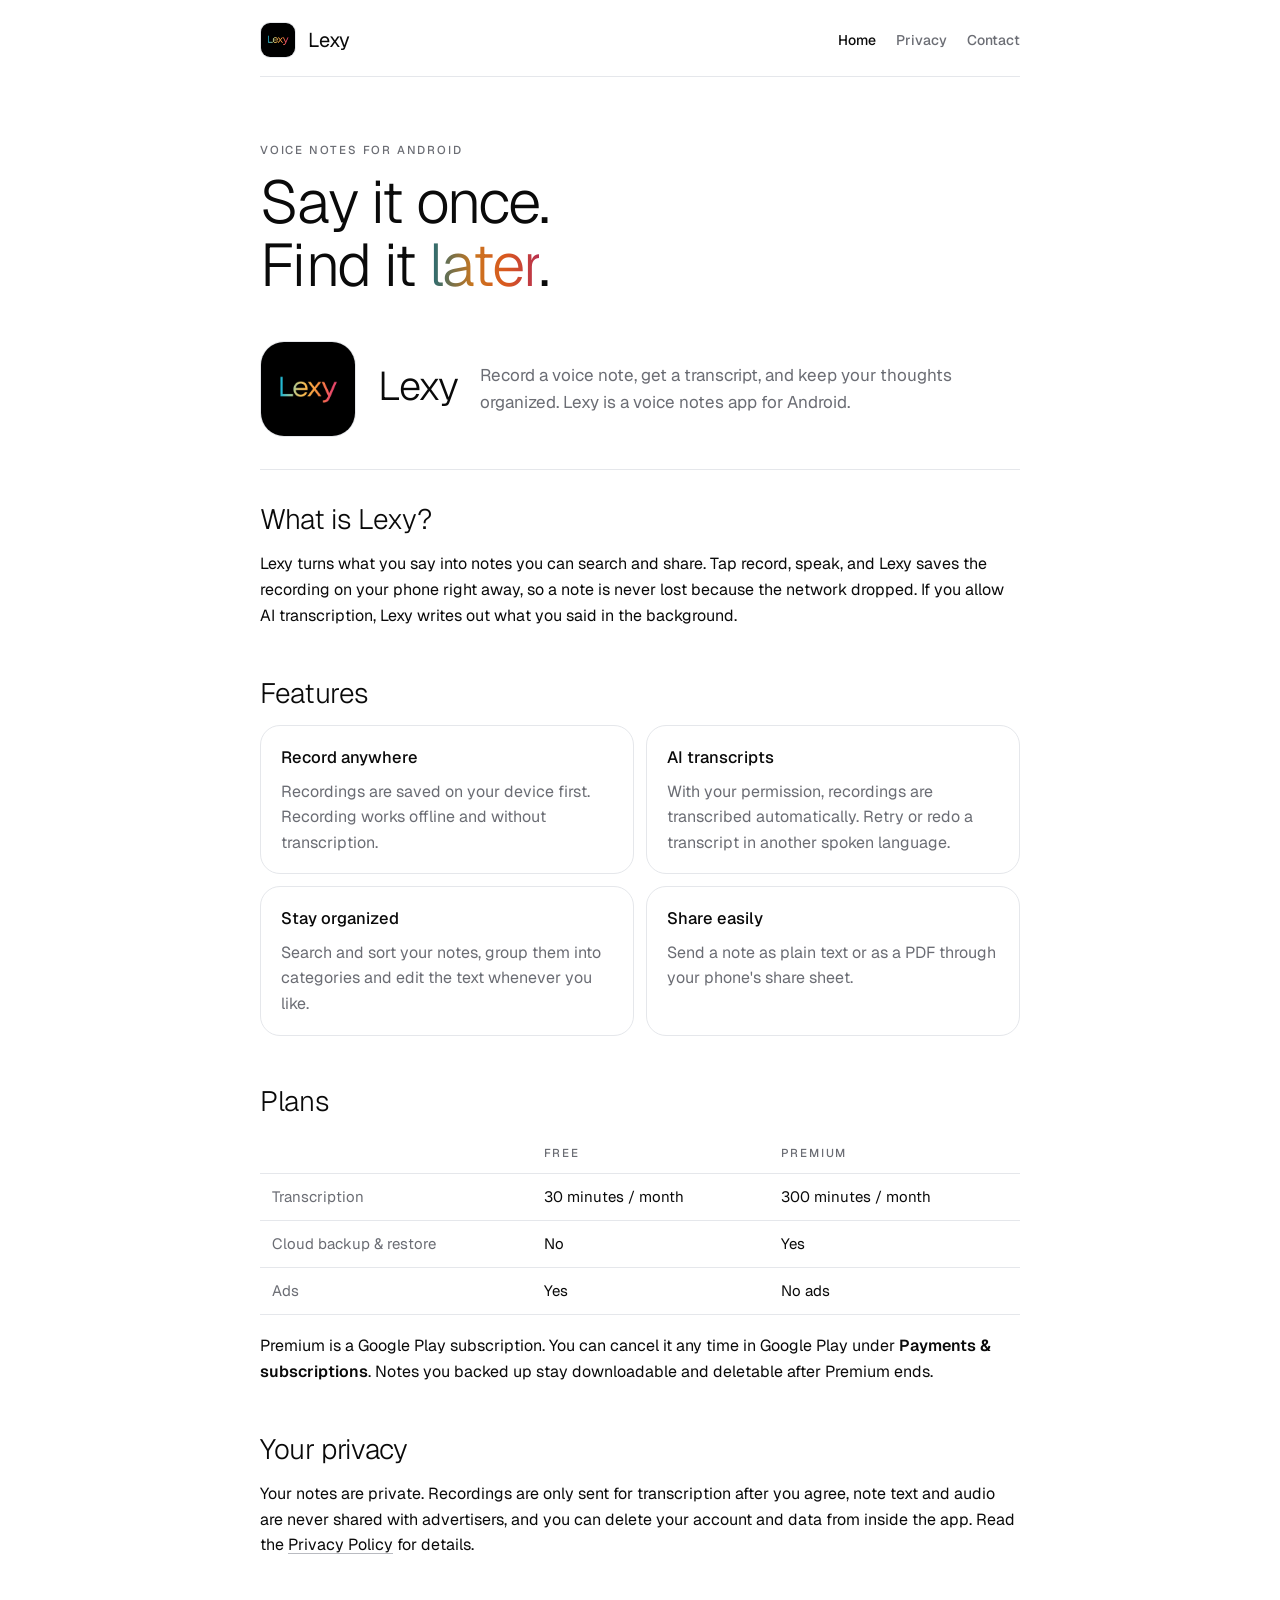
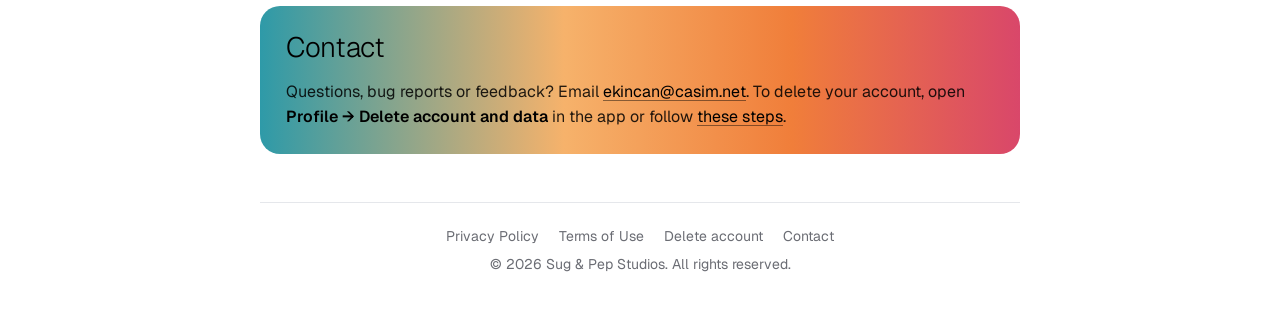
<file: index.html>
<!DOCTYPE html>
<html lang="en">
<head>
    <meta charset="UTF-8">
    <meta name="viewport" content="width=device-width, initial-scale=1.0">
    <title>Lexy - Voice Notes with AI Transcription</title>
    <meta name="description" content="Lexy is a voice notes app for Android: record a note, get an AI transcript, and keep your notes organized and backed up.">
    <link rel="preconnect" href="https://fonts.googleapis.com">
    <link rel="preconnect" href="https://fonts.gstatic.com" crossorigin>
    <link href="https://fonts.googleapis.com/css2?family=Geist:wght@200..700&display=swap" rel="stylesheet">
    <link rel="stylesheet" href="site.css">
    <link rel="icon" type="image/png" href="icon.png">
    <meta name="theme-color" content="#FFFFFF" media="(prefers-color-scheme: light)">
    <meta name="theme-color" content="#000000" media="(prefers-color-scheme: dark)">
</head>
<body>
    <header class="band">
        <div class="band-inner">
            <div class="brand-row">
                <a class="brand" href="index.html"><img src="icon.png" alt=""><span>Lexy</span></a>
                <nav class="top-links">
                    <a href="index.html" aria-current="page">Home</a>
                    <a href="privacy-policy.html">Privacy</a>
                    <a href="mailto:ekincan@casim.net">Contact</a>
                </nav>
            </div>
            <div class="eyebrow">Voice notes for Android</div>
            <h1>Say it once.<br>Find it <span class="spectrum">later</span>.</h1>
        </div>
    </header>

    <main class="container">
        <header class="hero">
            <img src="icon.png" alt="Lexy app icon">
            <h1>Lexy</h1>
            <p class="tagline">Record a voice note, get a transcript, and keep your thoughts organized. Lexy is a voice notes app for Android.</p>
        </header>

        <section>
            <h2>What is Lexy?</h2>
            <p>Lexy turns what you say into notes you can search and share. Tap record, speak, and Lexy saves the recording on your phone right away, so a note is never lost because the network dropped. If you allow AI transcription, Lexy writes out what you said in the background.</p>
        </section>

        <section>
            <h2>Features</h2>
            <div class="features">
                <div class="feature">
                    <h3>Record anywhere</h3>
                    <p>Recordings are saved on your device first. Recording works offline and without transcription.</p>
                </div>
                <div class="feature">
                    <h3>AI transcripts</h3>
                    <p>With your permission, recordings are transcribed automatically. Retry or redo a transcript in another spoken language.</p>
                </div>
                <div class="feature">
                    <h3>Stay organized</h3>
                    <p>Search and sort your notes, group them into categories and edit the text whenever you like.</p>
                </div>
                <div class="feature">
                    <h3>Share easily</h3>
                    <p>Send a note as plain text or as a PDF through your phone's share sheet.</p>
                </div>
            </div>
        </section>

        <section>
            <h2>Plans</h2>
            <table class="plans">
                <tr><th></th><th>Free</th><th>Premium</th></tr>
                <tr><td>Transcription</td><td>30 minutes / month</td><td>300 minutes / month</td></tr>
                <tr><td>Cloud backup &amp; restore</td><td>No</td><td>Yes</td></tr>
                <tr><td>Ads</td><td>Yes</td><td>No ads</td></tr>
            </table>
            <p>Premium is a Google Play subscription. You can cancel it any time in Google Play under <strong>Payments &amp; subscriptions</strong>. Notes you backed up stay downloadable and deletable after Premium ends.</p>
        </section>

        <section>
            <h2>Your privacy</h2>
            <p>Your notes are private. Recordings are only sent for transcription after you agree, note text and audio are never shared with advertisers, and you can delete your account and data from inside the app. Read the <a href="privacy-policy.html">Privacy Policy</a> for details.</p>
        </section>

        <section>
            <div class="contact-box">
                <h2>Contact</h2>
                <p>Questions, bug reports or feedback? Email <a href="mailto:ekincan@casim.net">ekincan@casim.net</a>. To delete your account, open <strong>Profile &rarr; Delete account and data</strong> in the app or follow <a href="delete-account.html">these steps</a>.</p>
            </div>
        </section>

        <footer class="footer">
            <p>
                <a href="privacy-policy.html">Privacy Policy</a>
                <a href="terms.html">Terms of Use</a>
                <a href="delete-account.html">Delete account</a>
                <a href="mailto:ekincan@casim.net">Contact</a>
            </p>
            <p>&copy; 2026 Sug &amp; Pep Studios. All rights reserved.</p>
        </footer>
    </main>
</body>
</html>
</file>
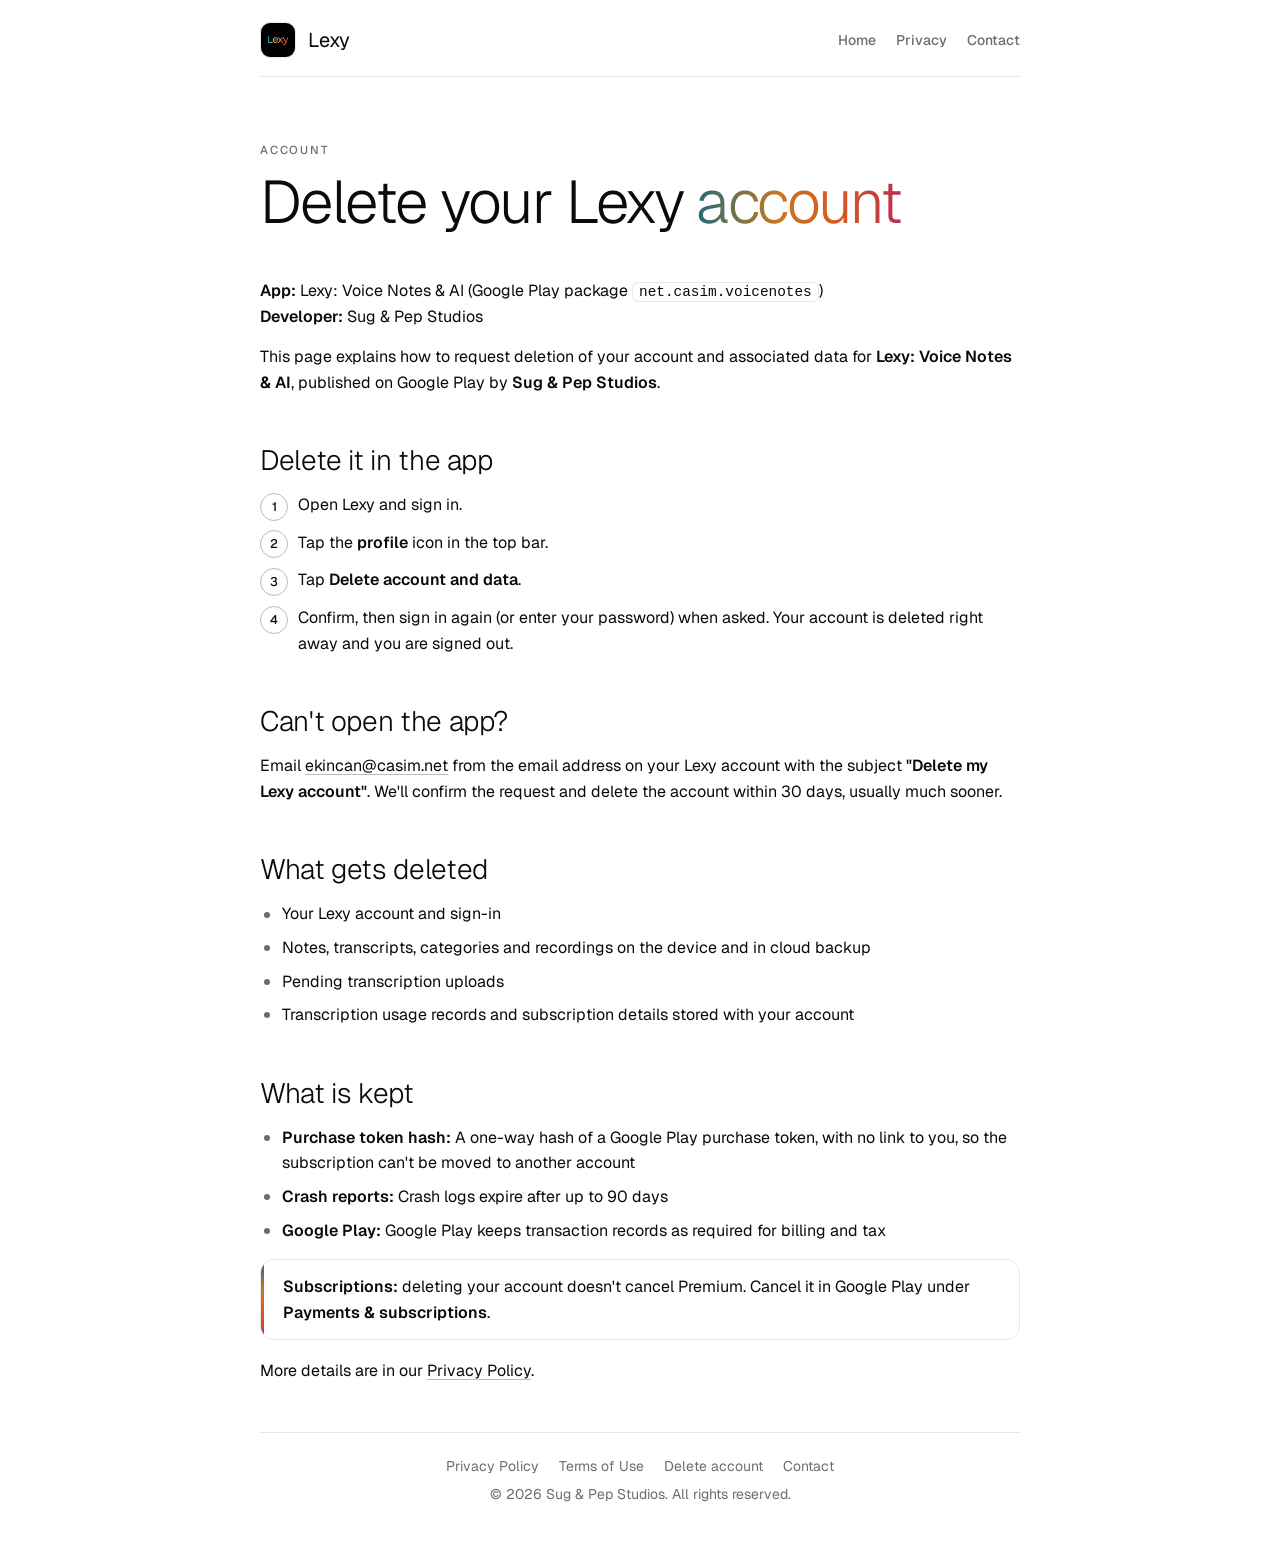
<file: delete-account.html>
<!DOCTYPE html>
<html lang="en">
<head>
    <meta charset="UTF-8">
    <meta name="viewport" content="width=device-width, initial-scale=1.0">
    <title>Delete your account - Lexy: Voice Notes &amp; AI by Sug &amp; Pep Studios</title>
    <meta name="description" content="How to delete your account and data for Lexy: Voice Notes &amp; AI, published by Sug &amp; Pep Studios.">
    <link rel="preconnect" href="https://fonts.googleapis.com">
    <link rel="preconnect" href="https://fonts.gstatic.com" crossorigin>
    <link href="https://fonts.googleapis.com/css2?family=Geist:wght@200..700&display=swap" rel="stylesheet">
    <link rel="stylesheet" href="site.css">
    <link rel="icon" type="image/png" href="icon.png">
    <meta name="theme-color" content="#FFFFFF" media="(prefers-color-scheme: light)">
    <meta name="theme-color" content="#000000" media="(prefers-color-scheme: dark)">
</head>
<body>
    <header class="band">
        <div class="band-inner">
            <div class="brand-row">
                <a class="brand" href="index.html"><img src="icon.png" alt=""><span>Lexy</span></a>
                <nav class="top-links">
                    <a href="index.html">Home</a>
                    <a href="privacy-policy.html">Privacy</a>
                    <a href="mailto:ekincan@casim.net">Contact</a>
                </nav>
            </div>
            <div class="eyebrow">Account</div>
            <h1>Delete your Lexy <span class="spectrum">account</span></h1>
        </div>
    </header>

    <main class="container">
        <section>
            <p><strong>App:</strong> Lexy: Voice Notes &amp; AI (Google Play package <code>net.casim.voicenotes</code>)<br>
            <strong>Developer:</strong> Sug &amp; Pep Studios</p>
            <p>This page explains how to request deletion of your account and associated data for <strong>Lexy: Voice Notes &amp; AI</strong>, published on Google Play by <strong>Sug &amp; Pep Studios</strong>.</p>
        </section>

        <section>
            <h2 id="in-the-app">Delete it in the app</h2>
            <ol class="steps">
                <li>Open Lexy and sign in.</li>
                <li>Tap the <strong>profile</strong> icon in the top bar.</li>
                <li>Tap <strong>Delete account and data</strong>.</li>
                <li>Confirm, then sign in again (or enter your password) when asked. Your account is deleted right away and you are signed out.</li>
            </ol>
        </section>

        <section>
            <h2 id="by-email">Can't open the app?</h2>
            <p>Email <a href="mailto:ekincan@casim.net?subject=Delete%20my%20Lexy%20account">ekincan@casim.net</a> from the email address on your Lexy account with the subject <strong>"Delete my Lexy account"</strong>. We'll confirm the request and delete the account within 30 days, usually much sooner.</p>
        </section>

        <section>
            <h2 id="what-is-deleted">What gets deleted</h2>
            <ul>
                <li>Your Lexy account and sign-in</li>
                <li>Notes, transcripts, categories and recordings on the device and in cloud backup</li>
                <li>Pending transcription uploads</li>
                <li>Transcription usage records and subscription details stored with your account</li>
            </ul>
        </section>

        <section>
            <h2 id="what-is-kept">What is kept</h2>
            <ul>
                <li><strong>Purchase token hash:</strong> A one-way hash of a Google Play purchase token, with no link to you, so the subscription can't be moved to another account</li>
                <li><strong>Crash reports:</strong> Crash logs expire after up to 90 days</li>
                <li><strong>Google Play:</strong> Google Play keeps transaction records as required for billing and tax</li>
            </ul>
            <div class="highlight">
                <p><strong>Subscriptions:</strong> deleting your account doesn't cancel Premium. Cancel it in Google Play under <strong>Payments &amp; subscriptions</strong>.</p>
            </div>
        </section>

        <p>More details are in our <a href="privacy-policy.html#deleting-your-account">Privacy Policy</a>.</p>

        <footer class="footer">
            <p>
                <a href="privacy-policy.html">Privacy Policy</a>
                <a href="terms.html">Terms of Use</a>
                <a href="delete-account.html">Delete account</a>
                <a href="mailto:ekincan@casim.net">Contact</a>
            </p>
            <p>&copy; 2026 Sug &amp; Pep Studios. All rights reserved.</p>
        </footer>
    </main>
</body>
</html>
</file>
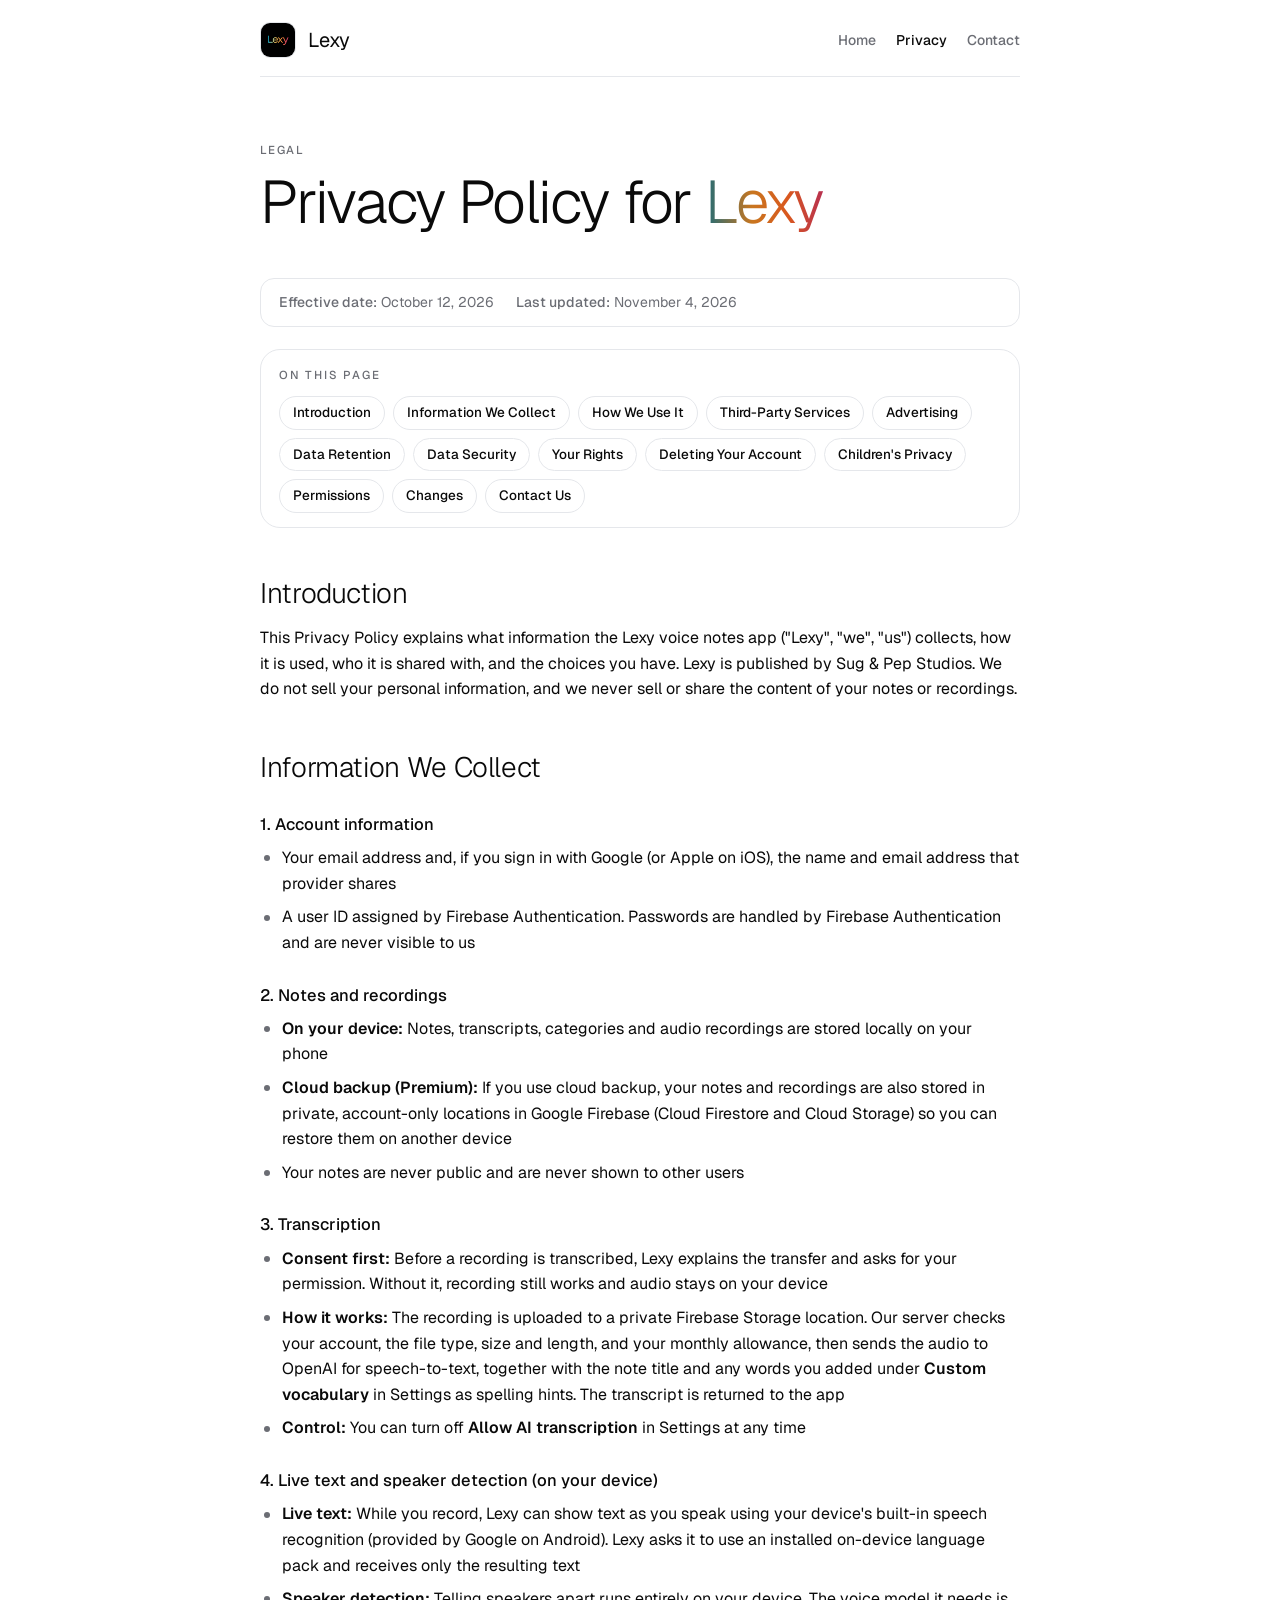
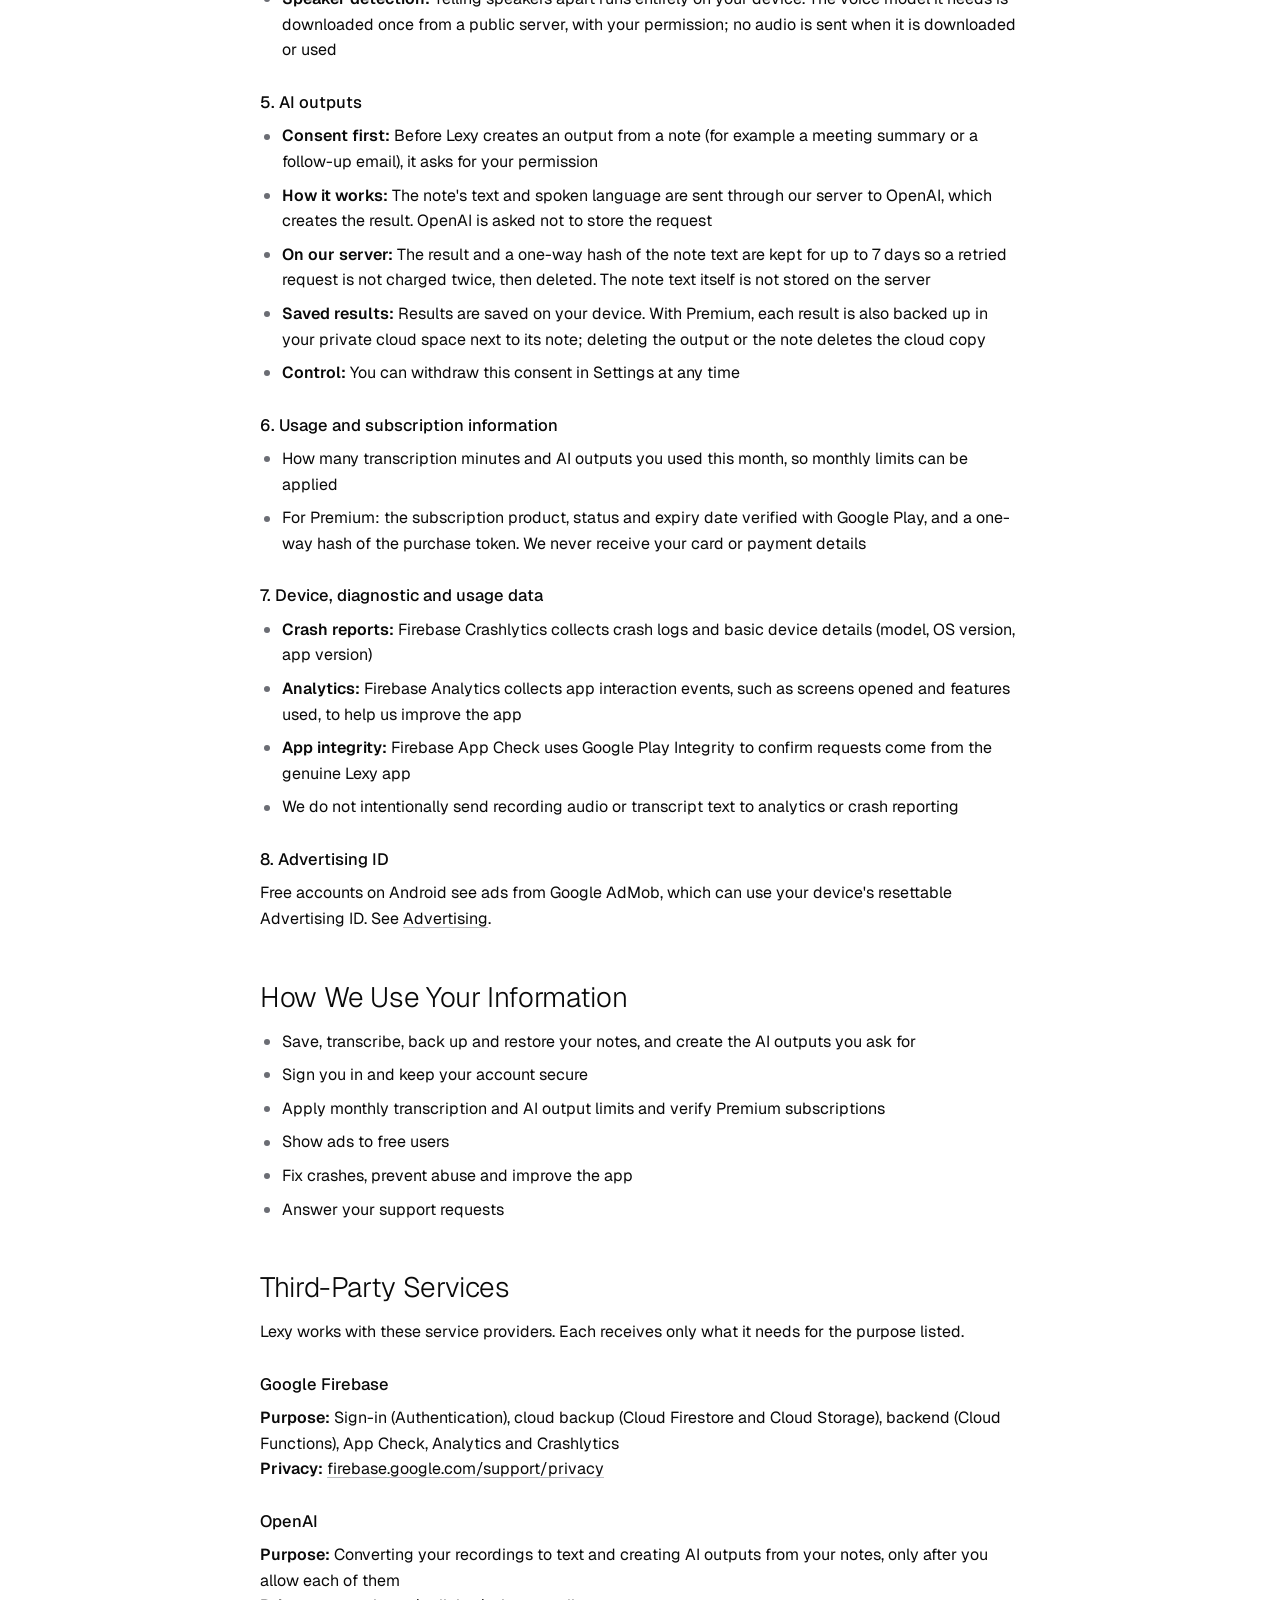
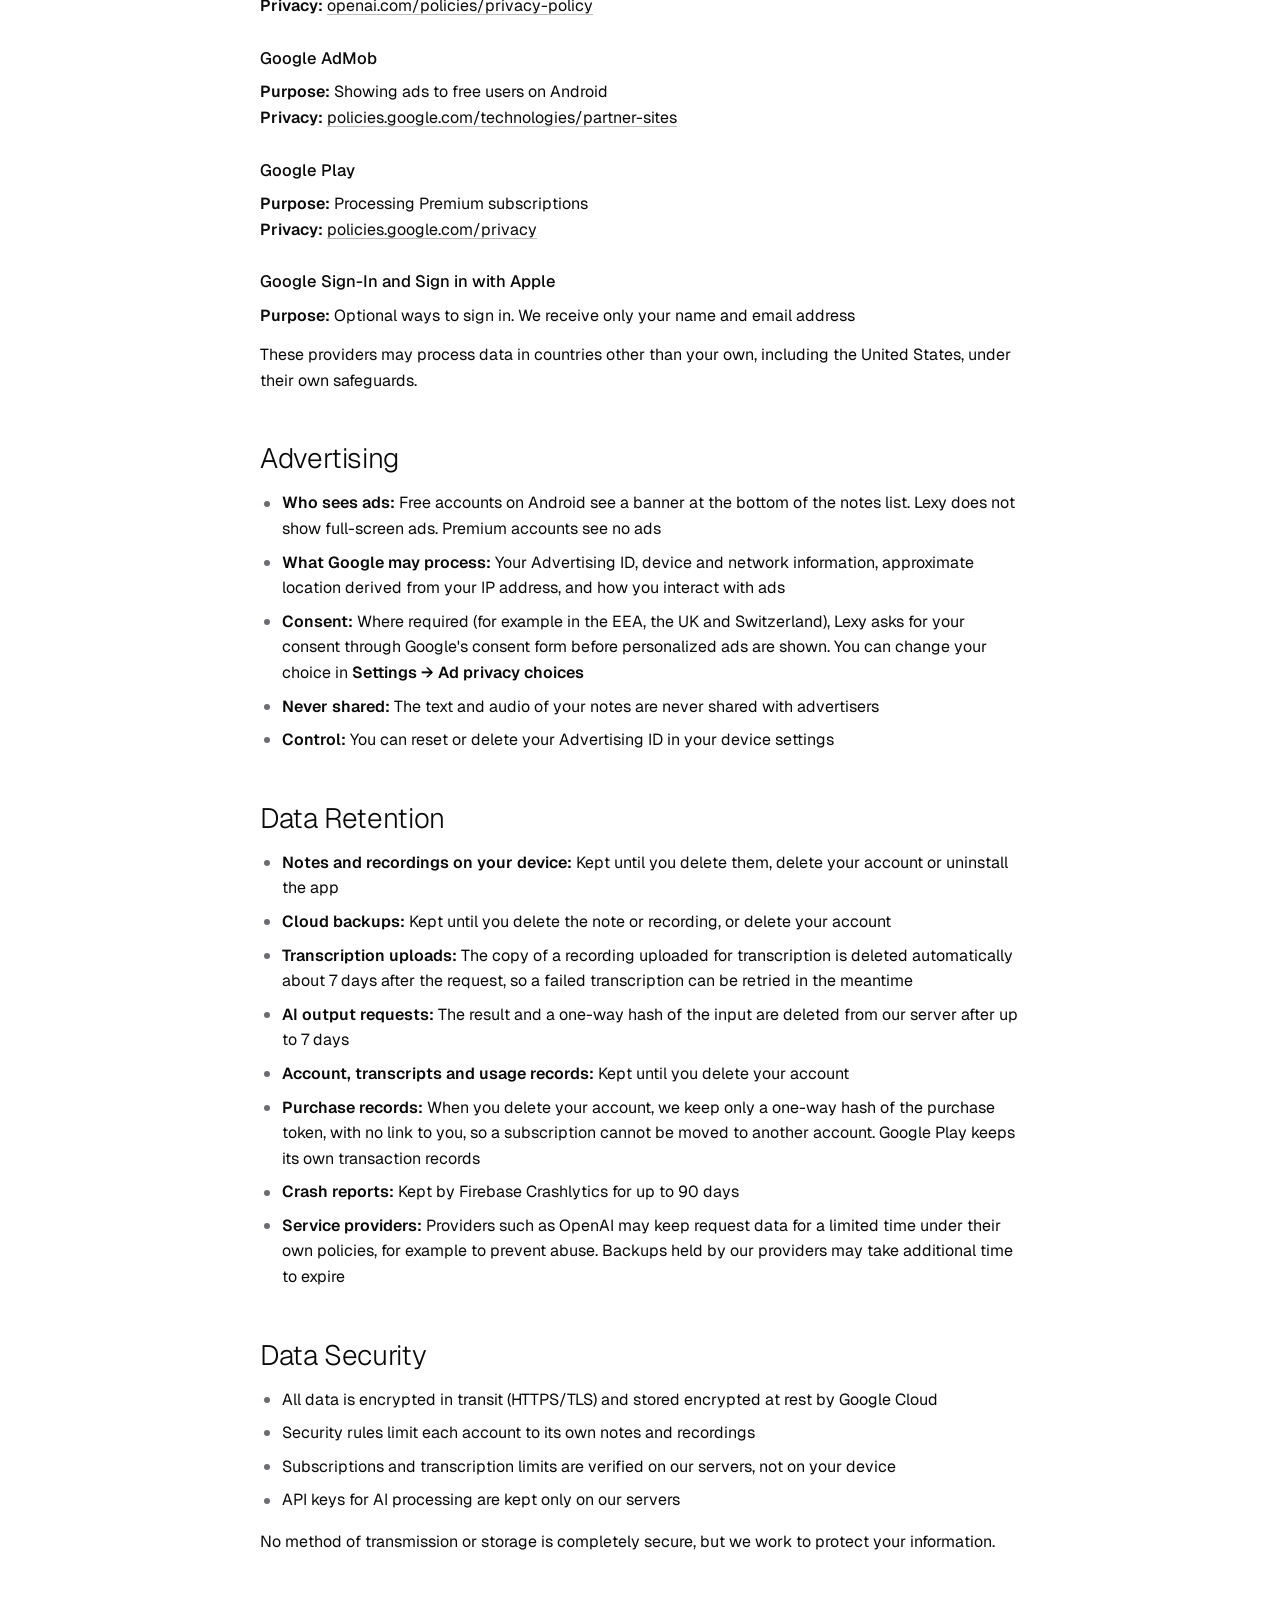
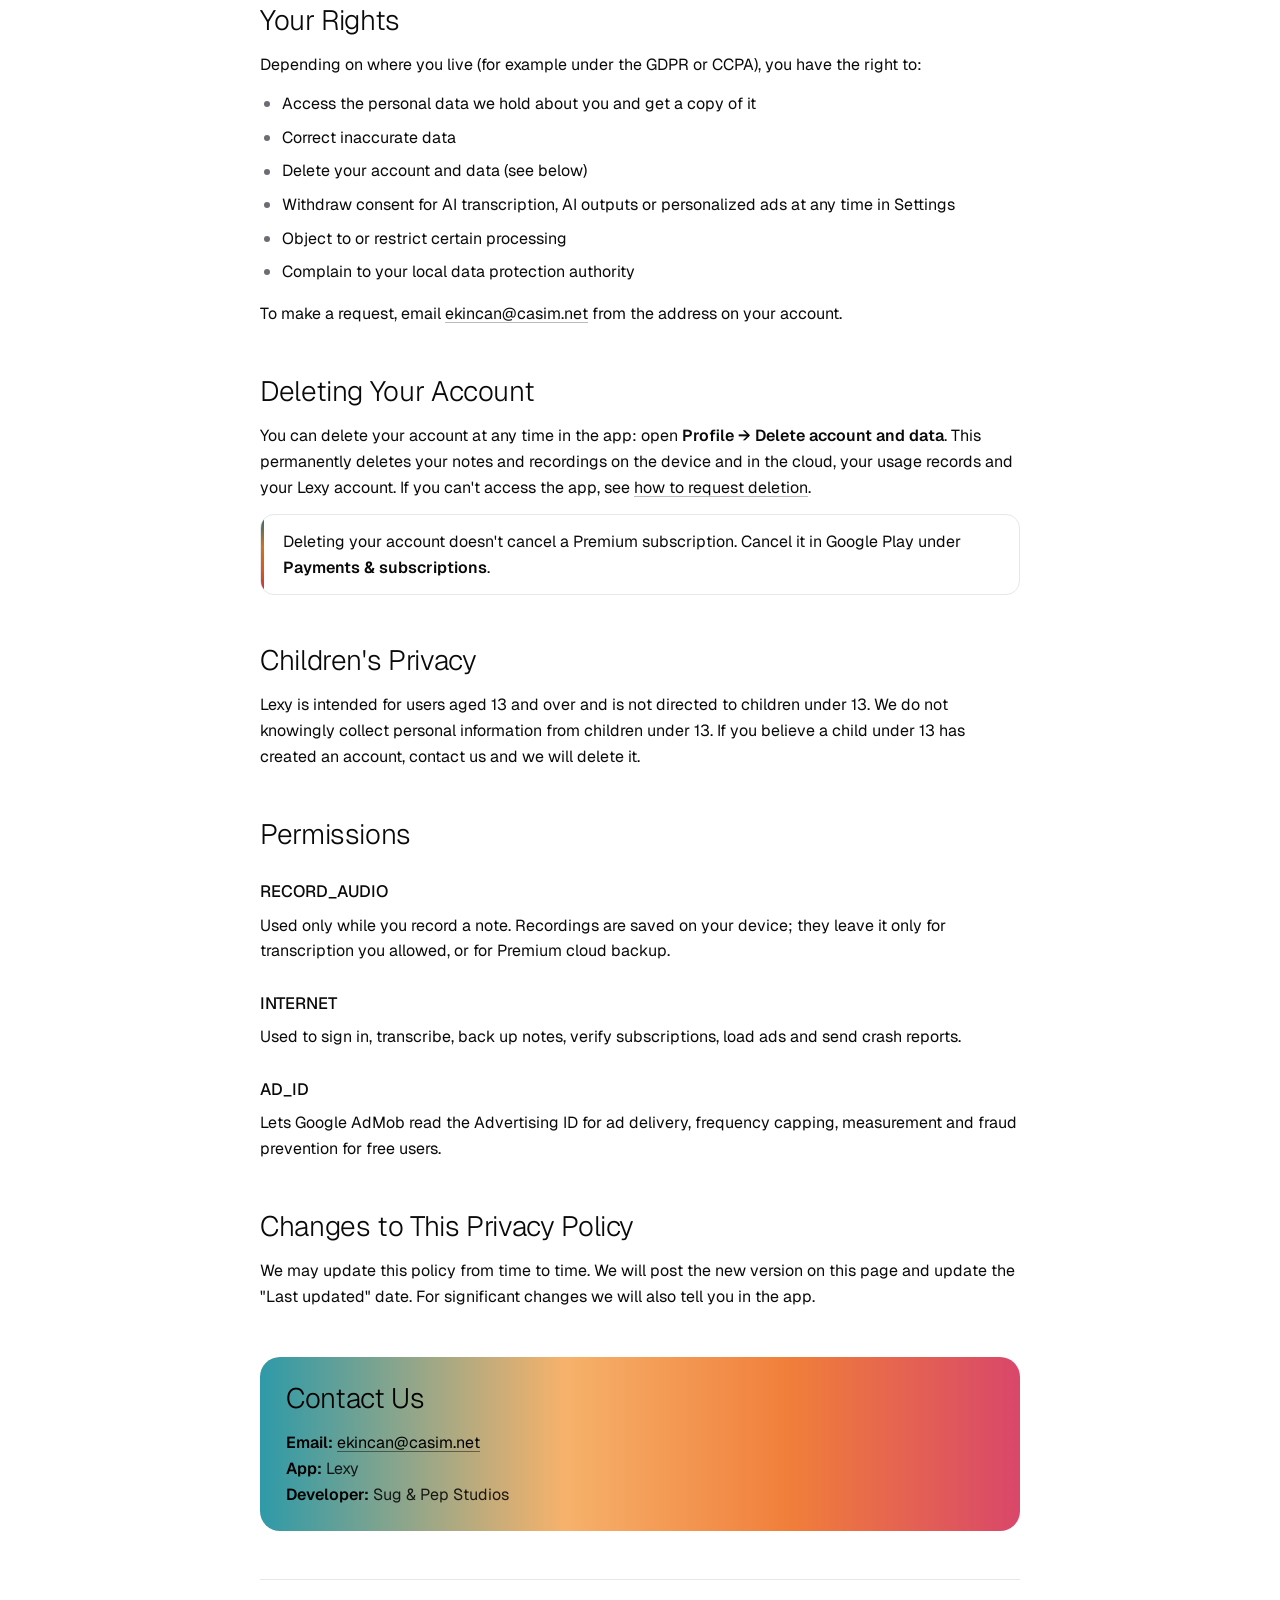
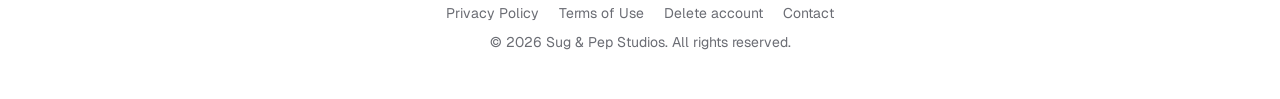
<file: privacy-policy.html>
<!DOCTYPE html>
<html lang="en">
<head>
    <meta charset="UTF-8">
    <meta name="viewport" content="width=device-width, initial-scale=1.0">
    <title>Lexy - Privacy Policy</title>
    <meta name="description" content="How the Lexy voice notes app collects, uses and protects your information.">
    <link rel="preconnect" href="https://fonts.googleapis.com">
    <link rel="preconnect" href="https://fonts.gstatic.com" crossorigin>
    <link href="https://fonts.googleapis.com/css2?family=Geist:wght@200..700&display=swap" rel="stylesheet">
    <link rel="stylesheet" href="site.css">
    <link rel="icon" type="image/png" href="icon.png">
    <meta name="theme-color" content="#FFFFFF" media="(prefers-color-scheme: light)">
    <meta name="theme-color" content="#000000" media="(prefers-color-scheme: dark)">
</head>
<body>
    <header class="band">
        <div class="band-inner">
            <div class="brand-row">
                <a class="brand" href="index.html"><img src="icon.png" alt=""><span>Lexy</span></a>
                <nav class="top-links">
                    <a href="index.html">Home</a>
                    <a href="privacy-policy.html" aria-current="page">Privacy</a>
                    <a href="mailto:ekincan@casim.net">Contact</a>
                </nav>
            </div>
            <div class="eyebrow">Legal</div>
            <h1>Privacy Policy for <span class="spectrum">Lexy</span></h1>
        </div>
    </header>

    <main class="container">
        <div class="meta">
            <span><strong>Effective date:</strong> October 12, 2026</span>
            <span><strong>Last updated:</strong> November 4, 2026</span>
        </div>

        <nav class="toc" aria-label="Contents">
            <div class="toc-title">On this page</div>
            <ol>
                <li><a href="#introduction">Introduction</a></li>
                <li><a href="#information-we-collect">Information We Collect</a></li>
                <li><a href="#how-we-use-your-information">How We Use It</a></li>
                <li><a href="#third-party-services">Third-Party Services</a></li>
                <li><a href="#advertising">Advertising</a></li>
                <li><a href="#data-retention">Data Retention</a></li>
                <li><a href="#data-security">Data Security</a></li>
                <li><a href="#your-rights">Your Rights</a></li>
                <li><a href="#deleting-your-account">Deleting Your Account</a></li>
                <li><a href="#children-s-privacy">Children's Privacy</a></li>
                <li><a href="#permissions">Permissions</a></li>
                <li><a href="#changes">Changes</a></li>
                <li><a href="#contact-us">Contact Us</a></li>
            </ol>
        </nav>

        <div class="section">
            <h2 id="introduction">Introduction</h2>
            <p>This Privacy Policy explains what information the Lexy voice notes app ("Lexy", "we", "us") collects, how it is used, who it is shared with, and the choices you have. Lexy is published by Sug &amp; Pep Studios. We do not sell your personal information, and we never sell or share the content of your notes or recordings.</p>
        </div>

        <div class="section">
            <h2 id="information-we-collect">Information We Collect</h2>

            <h3>1. Account information</h3>
            <ul>
                <li>Your email address and, if you sign in with Google (or Apple on iOS), the name and email address that provider shares</li>
                <li>A user ID assigned by Firebase Authentication. Passwords are handled by Firebase Authentication and are never visible to us</li>
            </ul>

            <h3>2. Notes and recordings</h3>
            <ul>
                <li><strong>On your device:</strong> Notes, transcripts, categories and audio recordings are stored locally on your phone</li>
                <li><strong>Cloud backup (Premium):</strong> If you use cloud backup, your notes and recordings are also stored in private, account-only locations in Google Firebase (Cloud Firestore and Cloud Storage) so you can restore them on another device</li>
                <li>Your notes are never public and are never shown to other users</li>
            </ul>

            <h3>3. Transcription</h3>
            <ul>
                <li><strong>Consent first:</strong> Before a recording is transcribed, Lexy explains the transfer and asks for your permission. Without it, recording still works and audio stays on your device</li>
                <li><strong>How it works:</strong> The recording is uploaded to a private Firebase Storage location. Our server checks your account, the file type, size and length, and your monthly allowance, then sends the audio to OpenAI for speech-to-text, together with the note title and any words you added under <strong>Custom vocabulary</strong> in Settings as spelling hints. The transcript is returned to the app</li>
                <li><strong>Control:</strong> You can turn off <strong>Allow AI transcription</strong> in Settings at any time</li>
            </ul>

            <h3>4. Live text and speaker detection (on your device)</h3>
            <ul>
                <li><strong>Live text:</strong> While you record, Lexy can show text as you speak using your device's built-in speech recognition (provided by Google on Android). Lexy asks it to use an installed on-device language pack and receives only the resulting text</li>
                <li><strong>Speaker detection:</strong> Telling speakers apart runs entirely on your device. The voice model it needs is downloaded once from a public server, with your permission; no audio is sent when it is downloaded or used</li>
            </ul>

            <h3>5. AI outputs</h3>
            <ul>
                <li><strong>Consent first:</strong> Before Lexy creates an output from a note (for example a meeting summary or a follow-up email), it asks for your permission</li>
                <li><strong>How it works:</strong> The note's text and spoken language are sent through our server to OpenAI, which creates the result. OpenAI is asked not to store the request</li>
                <li><strong>On our server:</strong> The result and a one-way hash of the note text are kept for up to 7 days so a retried request is not charged twice, then deleted. The note text itself is not stored on the server</li>
                <li><strong>Saved results:</strong> Results are saved on your device. With Premium, each result is also backed up in your private cloud space next to its note; deleting the output or the note deletes the cloud copy</li>
                <li><strong>Control:</strong> You can withdraw this consent in Settings at any time</li>
            </ul>

            <h3>6. Usage and subscription information</h3>
            <ul>
                <li>How many transcription minutes and AI outputs you used this month, so monthly limits can be applied</li>
                <li>For Premium: the subscription product, status and expiry date verified with Google Play, and a one-way hash of the purchase token. We never receive your card or payment details</li>
            </ul>

            <h3>7. Device, diagnostic and usage data</h3>
            <ul>
                <li><strong>Crash reports:</strong> Firebase Crashlytics collects crash logs and basic device details (model, OS version, app version)</li>
                <li><strong>Analytics:</strong> Firebase Analytics collects app interaction events, such as screens opened and features used, to help us improve the app</li>
                <li><strong>App integrity:</strong> Firebase App Check uses Google Play Integrity to confirm requests come from the genuine Lexy app</li>
                <li>We do not intentionally send recording audio or transcript text to analytics or crash reporting</li>
            </ul>

            <h3>8. Advertising ID</h3>
            <p>Free accounts on Android see ads from Google AdMob, which can use your device's resettable Advertising ID. See <a href="#advertising">Advertising</a>.</p>
        </div>

        <div class="section">
            <h2 id="how-we-use-your-information">How We Use Your Information</h2>
            <ul>
                <li>Save, transcribe, back up and restore your notes, and create the AI outputs you ask for</li>
                <li>Sign you in and keep your account secure</li>
                <li>Apply monthly transcription and AI output limits and verify Premium subscriptions</li>
                <li>Show ads to free users</li>
                <li>Fix crashes, prevent abuse and improve the app</li>
                <li>Answer your support requests</li>
            </ul>
        </div>

        <div class="section">
            <h2 id="third-party-services">Third-Party Services</h2>
            <p>Lexy works with these service providers. Each receives only what it needs for the purpose listed.</p>

            <h3>Google Firebase</h3>
            <p><strong>Purpose:</strong> Sign-in (Authentication), cloud backup (Cloud Firestore and Cloud Storage), backend (Cloud Functions), App Check, Analytics and Crashlytics<br>
            <strong>Privacy:</strong> <a href="https://firebase.google.com/support/privacy">firebase.google.com/support/privacy</a></p>

            <h3>OpenAI</h3>
            <p><strong>Purpose:</strong> Converting your recordings to text and creating AI outputs from your notes, only after you allow each of them<br>
            <strong>Privacy:</strong> <a href="https://openai.com/policies/privacy-policy">openai.com/policies/privacy-policy</a></p>

            <h3>Google AdMob</h3>
            <p><strong>Purpose:</strong> Showing ads to free users on Android<br>
            <strong>Privacy:</strong> <a href="https://policies.google.com/technologies/partner-sites">policies.google.com/technologies/partner-sites</a></p>

            <h3>Google Play</h3>
            <p><strong>Purpose:</strong> Processing Premium subscriptions<br>
            <strong>Privacy:</strong> <a href="https://policies.google.com/privacy">policies.google.com/privacy</a></p>

            <h3>Google Sign-In and Sign in with Apple</h3>
            <p><strong>Purpose:</strong> Optional ways to sign in. We receive only your name and email address</p>

            <p>These providers may process data in countries other than your own, including the United States, under their own safeguards.</p>
        </div>

        <div class="section">
            <h2 id="advertising">Advertising</h2>
            <ul>
                <li><strong>Who sees ads:</strong> Free accounts on Android see a banner at the bottom of the notes list. Lexy does not show full-screen ads. Premium accounts see no ads</li>
                <li><strong>What Google may process:</strong> Your Advertising ID, device and network information, approximate location derived from your IP address, and how you interact with ads</li>
                <li><strong>Consent:</strong> Where required (for example in the EEA, the UK and Switzerland), Lexy asks for your consent through Google's consent form before personalized ads are shown. You can change your choice in <strong>Settings &rarr; Ad privacy choices</strong></li>
                <li><strong>Never shared:</strong> The text and audio of your notes are never shared with advertisers</li>
                <li><strong>Control:</strong> You can reset or delete your Advertising ID in your device settings</li>
            </ul>
        </div>

        <div class="section">
            <h2 id="data-retention">Data Retention</h2>
            <ul>
                <li><strong>Notes and recordings on your device:</strong> Kept until you delete them, delete your account or uninstall the app</li>
                <li><strong>Cloud backups:</strong> Kept until you delete the note or recording, or delete your account</li>
                <li><strong>Transcription uploads:</strong> The copy of a recording uploaded for transcription is deleted automatically about 7 days after the request, so a failed transcription can be retried in the meantime</li>
                <li><strong>AI output requests:</strong> The result and a one-way hash of the input are deleted from our server after up to 7 days</li>
                <li><strong>Account, transcripts and usage records:</strong> Kept until you delete your account</li>
                <li><strong>Purchase records:</strong> When you delete your account, we keep only a one-way hash of the purchase token, with no link to you, so a subscription cannot be moved to another account. Google Play keeps its own transaction records</li>
                <li><strong>Crash reports:</strong> Kept by Firebase Crashlytics for up to 90 days</li>
                <li><strong>Service providers:</strong> Providers such as OpenAI may keep request data for a limited time under their own policies, for example to prevent abuse. Backups held by our providers may take additional time to expire</li>
            </ul>
        </div>

        <div class="section">
            <h2 id="data-security">Data Security</h2>
            <ul>
                <li>All data is encrypted in transit (HTTPS/TLS) and stored encrypted at rest by Google Cloud</li>
                <li>Security rules limit each account to its own notes and recordings</li>
                <li>Subscriptions and transcription limits are verified on our servers, not on your device</li>
                <li>API keys for AI processing are kept only on our servers</li>
            </ul>
            <p>No method of transmission or storage is completely secure, but we work to protect your information.</p>
        </div>

        <div class="section">
            <h2 id="your-rights">Your Rights</h2>
            <p>Depending on where you live (for example under the GDPR or CCPA), you have the right to:</p>
            <ul>
                <li>Access the personal data we hold about you and get a copy of it</li>
                <li>Correct inaccurate data</li>
                <li>Delete your account and data (see below)</li>
                <li>Withdraw consent for AI transcription, AI outputs or personalized ads at any time in Settings</li>
                <li>Object to or restrict certain processing</li>
                <li>Complain to your local data protection authority</li>
            </ul>
            <p>To make a request, email <a href="mailto:ekincan@casim.net">ekincan@casim.net</a> from the address on your account.</p>
        </div>

        <div class="section">
            <h2 id="deleting-your-account">Deleting Your Account</h2>
            <p>You can delete your account at any time in the app: open <strong>Profile &rarr; Delete account and data</strong>. This permanently deletes your notes and recordings on the device and in the cloud, your usage records and your Lexy account. If you can't access the app, see <a href="delete-account.html">how to request deletion</a>.</p>
            <div class="highlight">
                <p>Deleting your account doesn't cancel a Premium subscription. Cancel it in Google Play under <strong>Payments &amp; subscriptions</strong>.</p>
            </div>
        </div>

        <div class="section">
            <h2 id="children-s-privacy">Children's Privacy</h2>
            <p>Lexy is intended for users aged 13 and over and is not directed to children under 13. We do not knowingly collect personal information from children under 13. If you believe a child under 13 has created an account, contact us and we will delete it.</p>
        </div>

        <div class="section">
            <h2 id="permissions">Permissions</h2>
            <h3>RECORD_AUDIO</h3>
            <p>Used only while you record a note. Recordings are saved on your device; they leave it only for transcription you allowed, or for Premium cloud backup.</p>
            <h3>INTERNET</h3>
            <p>Used to sign in, transcribe, back up notes, verify subscriptions, load ads and send crash reports.</p>
            <h3>AD_ID</h3>
            <p>Lets Google AdMob read the Advertising ID for ad delivery, frequency capping, measurement and fraud prevention for free users.</p>
        </div>

        <div class="section">
            <h2 id="changes">Changes to This Privacy Policy</h2>
            <p>We may update this policy from time to time. We will post the new version on this page and update the "Last updated" date. For significant changes we will also tell you in the app.</p>
        </div>

        <div class="contact-box">
            <h2 id="contact-us">Contact Us</h2>
            <p><strong>Email:</strong> <a href="mailto:ekincan@casim.net">ekincan@casim.net</a><br>
            <strong>App:</strong> Lexy<br>
            <strong>Developer:</strong> Sug &amp; Pep Studios</p>
        </div>

        <footer class="footer">
            <p>
                <a href="privacy-policy.html">Privacy Policy</a>
                <a href="terms.html">Terms of Use</a>
                <a href="delete-account.html">Delete account</a>
                <a href="mailto:ekincan@casim.net">Contact</a>
            </p>
            <p>&copy; 2026 Sug &amp; Pep Studios. All rights reserved.</p>
        </footer>
    </main>
</body>
</html>
</file>
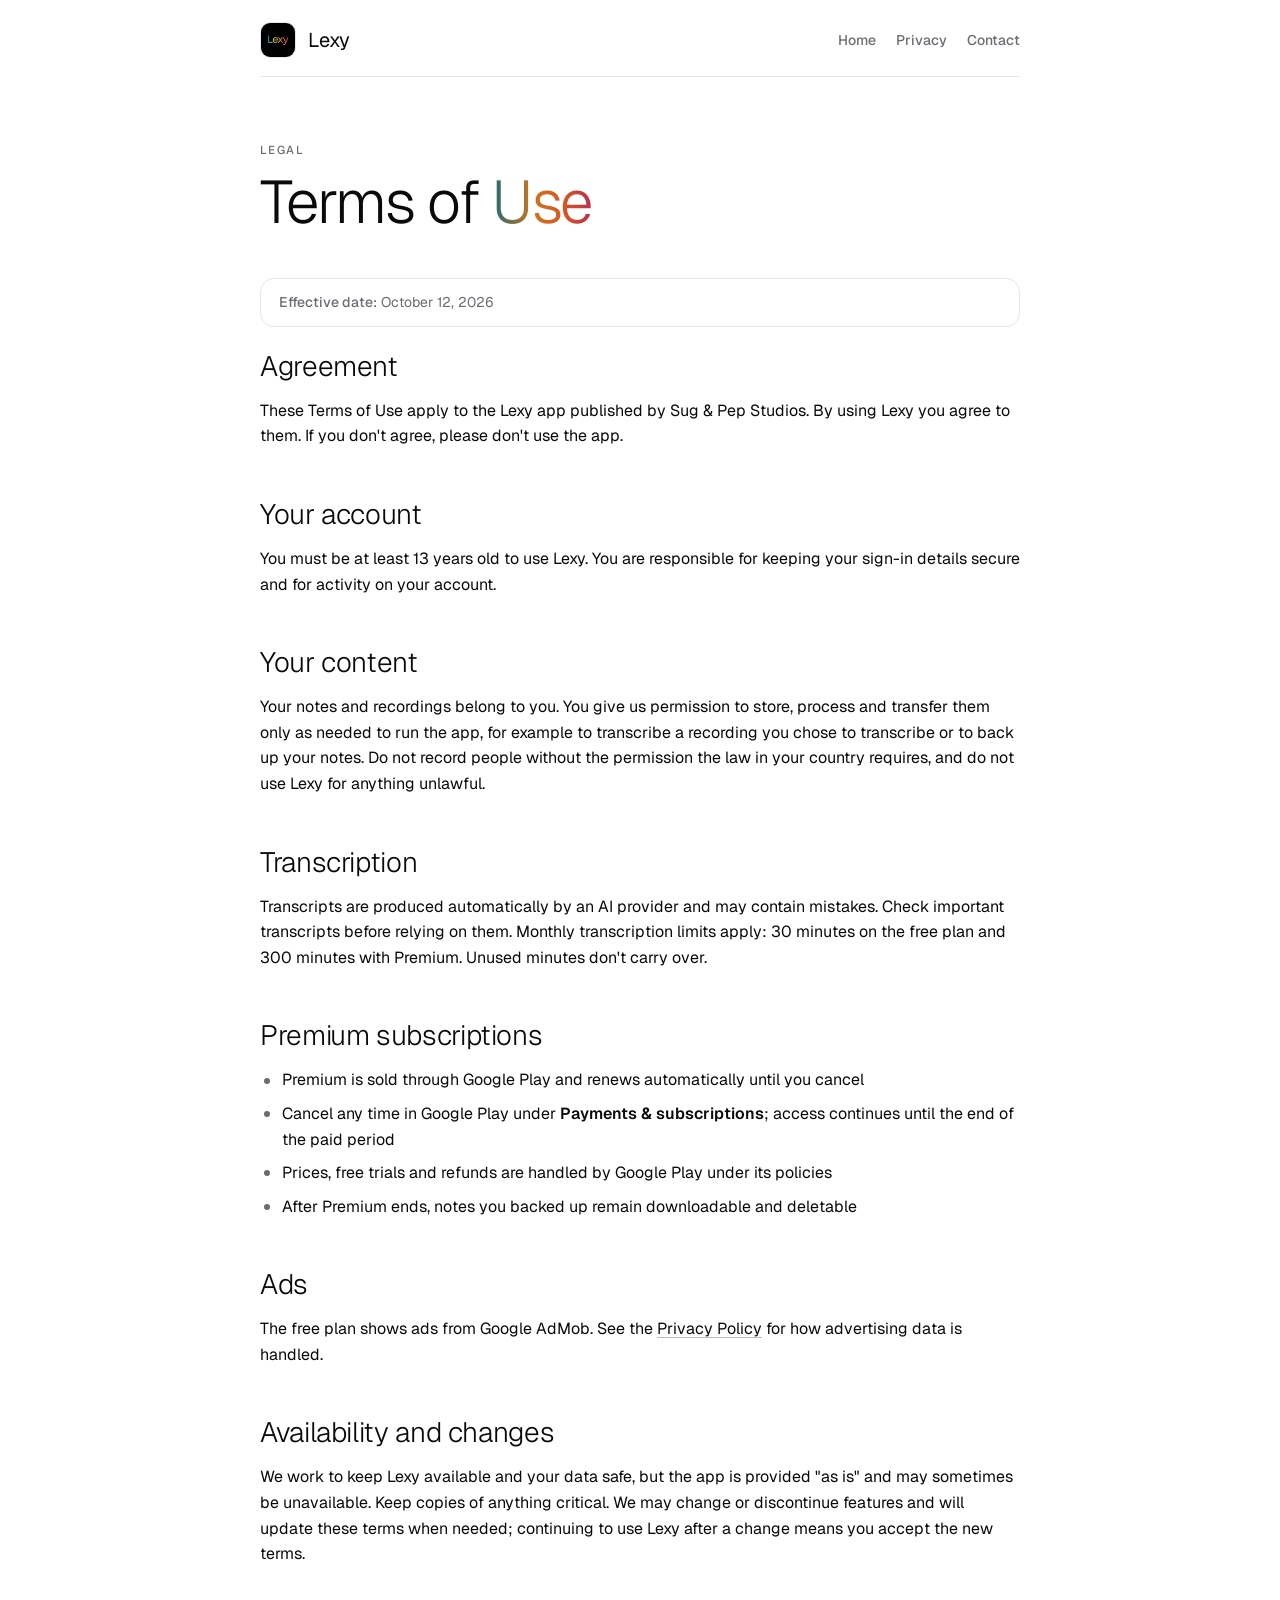
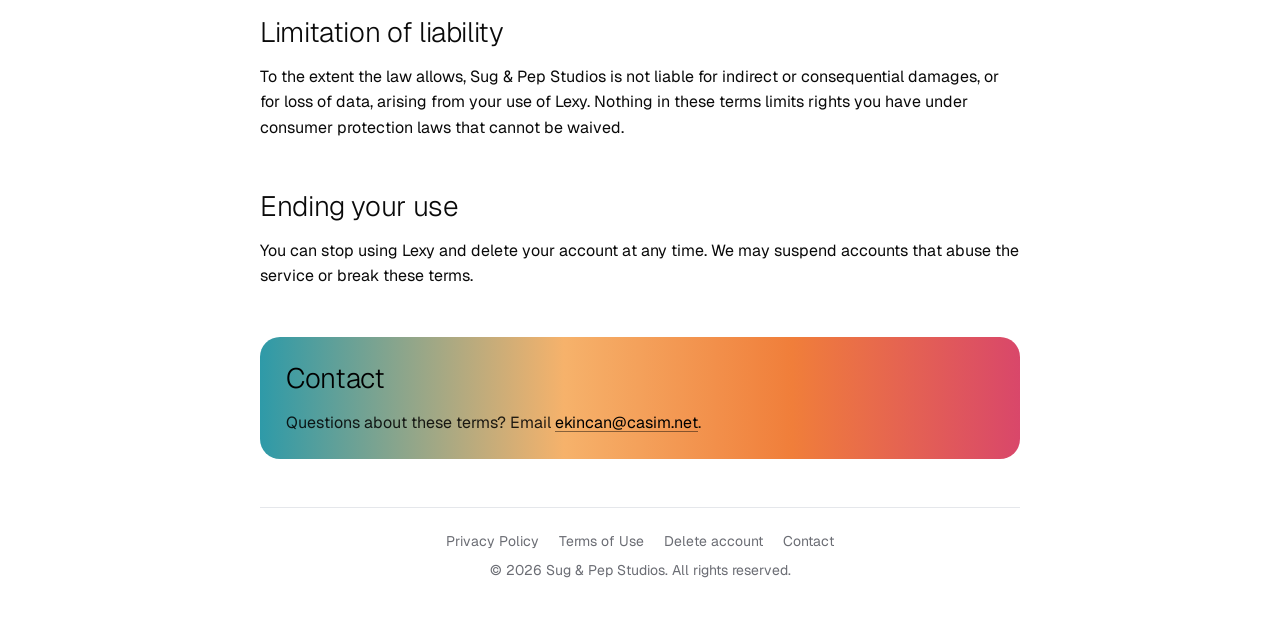
<file: terms.html>
<!DOCTYPE html>
<html lang="en">
<head>
    <meta charset="UTF-8">
    <meta name="viewport" content="width=device-width, initial-scale=1.0">
    <title>Lexy - Terms of Use</title>
    <meta name="description" content="The terms that apply when you use the Lexy voice notes app.">
    <link rel="preconnect" href="https://fonts.googleapis.com">
    <link rel="preconnect" href="https://fonts.gstatic.com" crossorigin>
    <link href="https://fonts.googleapis.com/css2?family=Geist:wght@200..700&display=swap" rel="stylesheet">
    <link rel="stylesheet" href="site.css">
    <link rel="icon" type="image/png" href="icon.png">
    <meta name="theme-color" content="#FFFFFF" media="(prefers-color-scheme: light)">
    <meta name="theme-color" content="#000000" media="(prefers-color-scheme: dark)">
</head>
<body>
    <header class="band">
        <div class="band-inner">
            <div class="brand-row">
                <a class="brand" href="index.html"><img src="icon.png" alt=""><span>Lexy</span></a>
                <nav class="top-links">
                    <a href="index.html">Home</a>
                    <a href="privacy-policy.html">Privacy</a>
                    <a href="mailto:ekincan@casim.net">Contact</a>
                </nav>
            </div>
            <div class="eyebrow">Legal</div>
            <h1>Terms of <span class="spectrum">Use</span></h1>
        </div>
    </header>

    <main class="container">
        <div class="meta">
            <span><strong>Effective date:</strong> October 12, 2026</span>
        </div>

        <section>
            <h2>Agreement</h2>
            <p>These Terms of Use apply to the Lexy app published by Sug &amp; Pep Studios. By using Lexy you agree to them. If you don't agree, please don't use the app.</p>
        </section>

        <section>
            <h2>Your account</h2>
            <p>You must be at least 13 years old to use Lexy. You are responsible for keeping your sign-in details secure and for activity on your account.</p>
        </section>

        <section>
            <h2>Your content</h2>
            <p>Your notes and recordings belong to you. You give us permission to store, process and transfer them only as needed to run the app, for example to transcribe a recording you chose to transcribe or to back up your notes. Do not record people without the permission the law in your country requires, and do not use Lexy for anything unlawful.</p>
        </section>

        <section>
            <h2>Transcription</h2>
            <p>Transcripts are produced automatically by an AI provider and may contain mistakes. Check important transcripts before relying on them. Monthly transcription limits apply: 30 minutes on the free plan and 300 minutes with Premium. Unused minutes don't carry over.</p>
        </section>

        <section>
            <h2>Premium subscriptions</h2>
            <ul>
                <li>Premium is sold through Google Play and renews automatically until you cancel</li>
                <li>Cancel any time in Google Play under <strong>Payments &amp; subscriptions</strong>; access continues until the end of the paid period</li>
                <li>Prices, free trials and refunds are handled by Google Play under its policies</li>
                <li>After Premium ends, notes you backed up remain downloadable and deletable</li>
            </ul>
        </section>

        <section>
            <h2>Ads</h2>
            <p>The free plan shows ads from Google AdMob. See the <a href="privacy-policy.html#advertising">Privacy Policy</a> for how advertising data is handled.</p>
        </section>

        <section>
            <h2>Availability and changes</h2>
            <p>We work to keep Lexy available and your data safe, but the app is provided "as is" and may sometimes be unavailable. Keep copies of anything critical. We may change or discontinue features and will update these terms when needed; continuing to use Lexy after a change means you accept the new terms.</p>
        </section>

        <section>
            <h2>Limitation of liability</h2>
            <p>To the extent the law allows, Sug &amp; Pep Studios is not liable for indirect or consequential damages, or for loss of data, arising from your use of Lexy. Nothing in these terms limits rights you have under consumer protection laws that cannot be waived.</p>
        </section>

        <section>
            <h2>Ending your use</h2>
            <p>You can stop using Lexy and delete your account at any time. We may suspend accounts that abuse the service or break these terms.</p>
        </section>

        <div class="contact-box">
            <h2>Contact</h2>
            <p>Questions about these terms? Email <a href="mailto:ekincan@casim.net">ekincan@casim.net</a>.</p>
        </div>

        <footer class="footer">
            <p>
                <a href="privacy-policy.html">Privacy Policy</a>
                <a href="terms.html">Terms of Use</a>
                <a href="delete-account.html">Delete account</a>
                <a href="mailto:ekincan@casim.net">Contact</a>
            </p>
            <p>&copy; 2026 Sug &amp; Pep Studios. All rights reserved.</p>
        </footer>
    </main>
</body>
</html>
</file>
<file: site.css>
/* Lexy site: the app's eclipse theme. Flat black (or white) pages, thin
   Geist type and hairlines, no shadows, and one spectrum (teal sky into
   amber, orange and rose) used only as an accent word or the closing
   band. Colors mirror lib/shared/theme/app_theme.dart in the app. */
:root {
  color-scheme: light dark;
  --page: #FFFFFF;
  --text: #0A0A0A;
  --text-2: #6B6D74;
  --hairline: #E5E7EB;
  --outline: #B9BBC1;
  --faint: rgba(0, 0, 0, 0.04);
  /* The sunset, deep enough to read on white */
  --teal: #1E6B78;
  --amber: #C9761F;
  --sunset: #D9581E;
  --rose: #B8304F;
}

@media (prefers-color-scheme: dark) {
  :root {
    --page: #000000;
    --text: #FFFFFF;
    --text-2: #9B9CA2;
    --hairline: #26262A;
    --outline: #4D4D4D;
    --faint: rgba(255, 255, 255, 0.08);
    --teal: #2E9AA8;
    --amber: #F6B26B;
    --sunset: #F07E3A;
    --rose: #D9476A;
  }
}

:root {
  --spectrum: linear-gradient(90deg, var(--teal) 0%, var(--amber) 40%, var(--sunset) 70%, var(--rose) 100%);
  /* The closing band always uses the bright sunset under black text */
  --deep-field: linear-gradient(90deg, #2E9AA8 0%, #F6B26B 40%, #F07E3A 70%, #D9476A 100%);
}

* { margin: 0; padding: 0; box-sizing: border-box; }

html { scroll-behavior: smooth; }

body {
  font-family: 'Geist', -apple-system, BlinkMacSystemFont, 'Segoe UI', Roboto, sans-serif;
  font-size: 16px;
  font-weight: 400;
  line-height: 1.6;
  color: var(--text);
  background: var(--page);
  -webkit-font-smoothing: antialiased;
}

/* One accent word per page, filled with the spectrum */
.spectrum {
  background: var(--spectrum);
  -webkit-background-clip: text;
  background-clip: text;
  color: transparent;
}

/* ---------- Header ---------- */
.band { padding: 22px 20px 0; }

.band-inner { max-width: 760px; margin: 0 auto; }

.brand-row {
  display: flex;
  align-items: center;
  justify-content: space-between;
  gap: 16px;
  padding-bottom: 18px;
  border-bottom: 1px solid var(--hairline);
}
.brand { display: inline-flex; align-items: center; gap: 12px; color: var(--text); text-decoration: none; }
.brand img { width: 36px; height: 36px; border-radius: 10px; border: 1px solid var(--hairline); }
.brand span { font-size: 20px; font-weight: 400; letter-spacing: -0.2px; }
.top-links { display: flex; gap: 20px; font-size: 14px; font-weight: 500; }
.top-links a { color: var(--text-2); text-decoration: none; }
.top-links a:hover, .top-links a[aria-current] { color: var(--text); }

.eyebrow {
  margin-top: 64px;
  font-size: 11.5px;
  font-weight: 500;
  letter-spacing: 1.8px;
  text-transform: uppercase;
  color: var(--text-2);
}
.band h1 {
  margin-top: 12px;
  font-weight: 300;
  font-size: clamp(36px, 7vw, 60px);
  line-height: 1.05;
  letter-spacing: -0.027em;
  color: var(--text);
}

/* ---------- Content ---------- */
main.container {
  max-width: 800px; /* 760px of content, aligned with the header */
  margin: 0 auto;
  padding: 44px 20px 40px;
}

h2 {
  font-weight: 300;
  font-size: 28px;
  line-height: 1.25;
  letter-spacing: -0.013em;
  color: var(--text);
  margin: 48px 0 14px;
  scroll-margin-top: 20px;
}
.section:first-of-type h2, section:first-of-type h2 { margin-top: 8px; }

h3 {
  font-size: 16.5px;
  font-weight: 500;
  color: var(--text);
  margin: 26px 0 8px;
  scroll-margin-top: 20px;
}

p { margin-bottom: 14px; }

ul, ol { margin: 0 0 16px; padding-left: 0; list-style: none; }
li { position: relative; padding-left: 22px; margin-bottom: 8px; }
li::before {
  content: '';
  position: absolute;
  left: 4px;
  top: 0.64em;
  width: 6px;
  height: 6px;
  border-radius: 50%;
  background: var(--text-2);
}

strong { font-weight: 600; color: var(--text); }

code {
  font-family: ui-monospace, SFMono-Regular, Menlo, Consolas, monospace;
  font-size: 0.9em;
  padding: 1px 6px;
  border: 1px solid var(--hairline);
  border-radius: 6px;
}

a {
  color: var(--text);
  text-decoration: underline;
  text-decoration-color: var(--outline);
  text-decoration-thickness: 1px;
  text-underline-offset: 3px;
}
a:hover { text-decoration-color: var(--text); }

hr { border: none; border-top: 1px solid var(--hairline); margin: 36px 0; }

/* ---------- Policy pieces ---------- */
.meta {
  display: flex;
  flex-wrap: wrap;
  gap: 8px 22px;
  font-size: 14px;
  color: var(--text-2);
  padding: 12px 18px;
  border: 1px solid var(--hairline);
  border-radius: 14px;
  margin-bottom: 22px;
}
.meta strong { color: var(--text-2); font-weight: 500; }

.toc { border: 1px solid var(--hairline); border-radius: 20px; padding: 16px 18px 14px; margin-bottom: 8px; }
.toc-title { font-size: 11.5px; font-weight: 500; letter-spacing: 1.8px; text-transform: uppercase; color: var(--text-2); margin-bottom: 12px; }
.toc ol { display: flex; flex-wrap: wrap; gap: 8px; margin: 0; }
.toc li { padding: 0; margin: 0; }
.toc li::before { display: none; }
.toc a {
  display: inline-block;
  font-size: 13.5px;
  font-weight: 500;
  text-decoration: none;
  color: var(--text);
  border: 1px solid var(--hairline);
  padding: 5px 13px;
  border-radius: 999px;
}
.toc a:hover { background: var(--faint); border-color: var(--outline); }

.highlight {
  position: relative;
  border: 1px solid var(--hairline);
  border-radius: 14px;
  padding: 14px 18px 14px 22px;
  margin: 14px 0 18px;
  overflow: hidden;
}
.highlight::before {
  content: '';
  position: absolute;
  left: 0; top: 0; bottom: 0;
  width: 3px;
  background: linear-gradient(180deg, var(--teal), var(--amber) 40%, var(--sunset) 70%, var(--rose));
}
.highlight p { margin: 0; }

/* The closing band: the page's horizon */
.contact-box {
  background: var(--deep-field);
  color: rgba(0, 0, 0, 0.86);
  border-radius: 20px;
  padding: 24px 26px 10px;
  margin: 48px 0 8px;
}
.contact-box h2 { color: #000; margin-top: 0; }
.contact-box strong { color: #000; }
.contact-box a { color: #000; text-decoration-color: rgba(0, 0, 0, 0.45); }
.contact-box a:hover { text-decoration-color: #000; }

.footer {
  margin-top: 48px;
  padding-top: 22px;
  border-top: 1px solid var(--hairline);
  text-align: center;
  font-size: 14px;
  color: var(--text-2);
}
.footer p { margin-bottom: 6px; }
.footer a { margin: 0 8px; color: var(--text-2); text-decoration: none; }
.footer a:hover { color: var(--text); }

/* ---------- Home page pieces ---------- */
.hero { display: flex; align-items: center; gap: 22px; padding-bottom: 32px; margin-bottom: 32px; border-bottom: 1px solid var(--hairline); }
.hero img { flex: none; width: 96px; height: 96px; border-radius: 24px; border: 1px solid var(--hairline); }
.hero h1 { font-weight: 300; font-size: 40px; letter-spacing: -0.027em; color: var(--text); line-height: 1.1; margin-bottom: 6px; }
.tagline { font-size: 17px; color: var(--text-2); max-width: 560px; margin: 0; }

.features { display: grid; grid-template-columns: repeat(auto-fit, minmax(280px, 1fr)); gap: 12px; }
.feature { border: 1px solid var(--hairline); border-radius: 20px; padding: 18px 20px; }
.feature h3 { margin-top: 0; }
.feature p { margin-bottom: 0; color: var(--text-2); }

table.plans { width: 100%; border-collapse: collapse; margin: 6px 0 18px; font-size: 15px; }
.plans th, .plans td { text-align: left; padding: 11px 12px; border-bottom: 1px solid var(--hairline); }
.plans th { font-size: 11.5px; font-weight: 500; text-transform: uppercase; letter-spacing: 1.8px; color: var(--text-2); }
.plans td:first-child { color: var(--text-2); }

/* Numbered steps (account deletion) */
ol.steps { counter-reset: step; }
ol.steps li { padding-left: 38px; margin-bottom: 12px; }
ol.steps li::before {
  content: counter(step);
  counter-increment: step;
  top: 0.05em;
  left: 0;
  width: 26px;
  height: 26px;
  border-radius: 50%;
  background: transparent;
  border: 1px solid var(--outline);
  color: var(--text);
  font-size: 12.5px;
  font-weight: 500;
  display: flex;
  align-items: center;
  justify-content: center;
}

@media (max-width: 720px) {
  .band { padding: 18px 16px 0; }
  .top-links { gap: 14px; }
  .eyebrow { margin-top: 44px; }
  main.container { padding: 32px 16px; }
  h2 { font-size: 24px; margin-top: 40px; }
  .hero { gap: 16px; }
  .hero img { width: 72px; height: 72px; border-radius: 18px; }
  .hero h1 { font-size: 32px; }
  .tagline { font-size: 16px; }
  .features { grid-template-columns: 1fr; }
  .plans th, .plans td { padding: 10px 8px; }
}

@media (max-width: 340px) {
  .brand span { display: none; }
}

@media print {
  .toc, .top-links { display: none; }
  .contact-box { background: none; border: 1px solid #ccc; }
}
</file>
